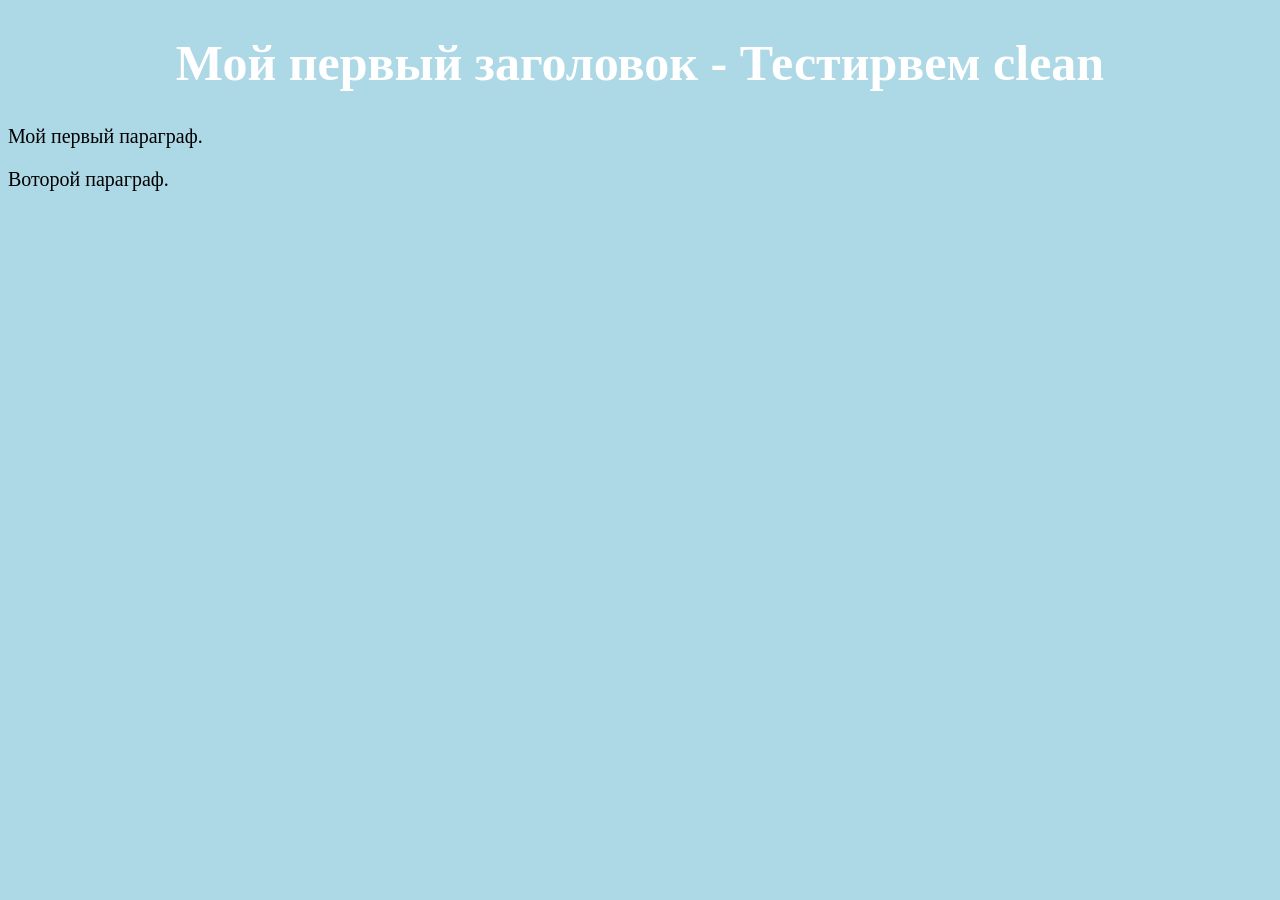
<file: index.html>
<!DOCTYPE html>
<html>
<head>
	<title>Страница 1 (Индексы)</title>
	<link rel="stylesheet" href="styles.css">
</head>
<body>
	<h1>Мой первый заголовок - Тестирвем clean</h1>
	<p>Мой первый параграф.</p>
	<p>Воторой параграф.</p>
</body>
</html>
</file>
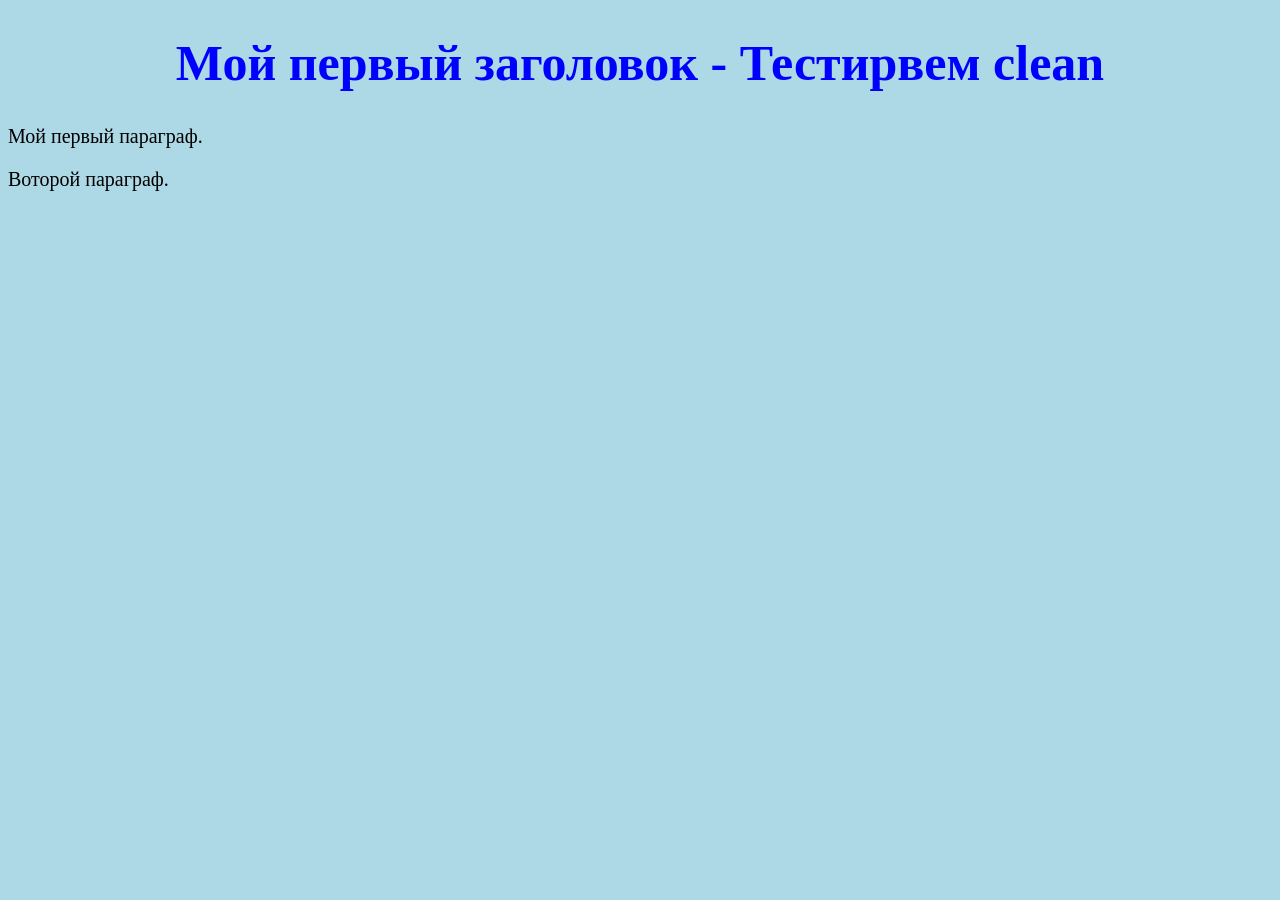
<file: web_page/index.html>
<!DOCTYPE html>
<html>
<head>
	<title>Страница 1 (Индексы)</title>
	<link rel="stylesheet" href="../css/styles.css">
</head>
<body>
	<h1>Мой первый заголовок - Тестирвем clean</h1>
	<p>Мой первый параграф.</p>
	<p>Воторой параграф.</p>
</body>
</html>
</file>
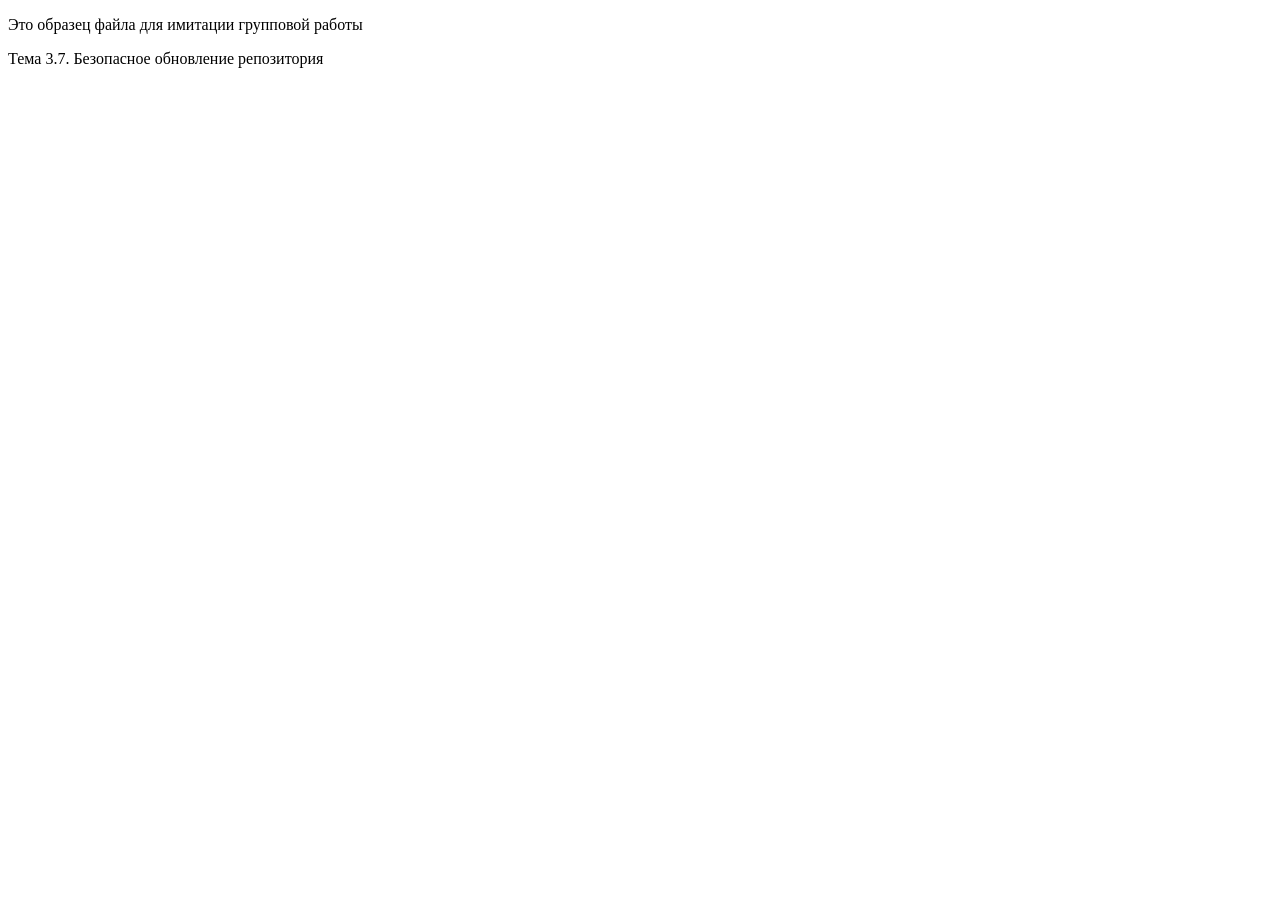
<file: about.html>
<!DOCTYPE html>
<html>
<head>
	<meta charset="utf-8">
	<meta name="viewport" content="width=device-width, initial-scale=1">
	<title></title>
</head>
<body>
      <p>Это образец файла для имитации групповой работы</p>
      <p>Тема 3.7. Безопасное обновление репозитория</p>
</body>
</html>
</file>
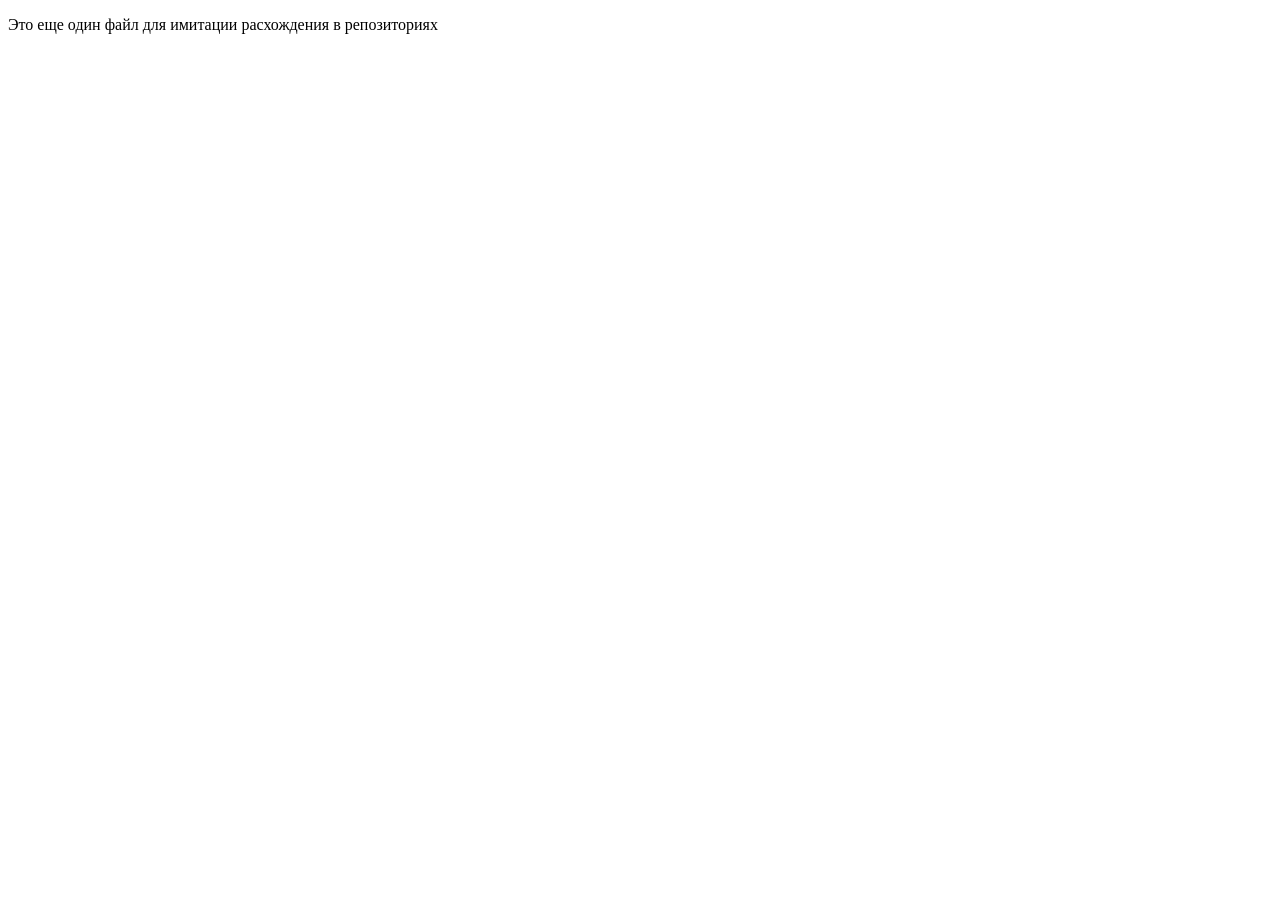
<file: catalog.html>
<!DOCTYPE html>
<html>
<head>
	<meta charset="utf-8">
	<meta name="viewport" content="width=device-width, initial-scale=1">
	<title></title>
</head>
<body>
  <p>Это еще один файл для имитации расхождения в репозиториях</p>

</body>
</html>
</file>
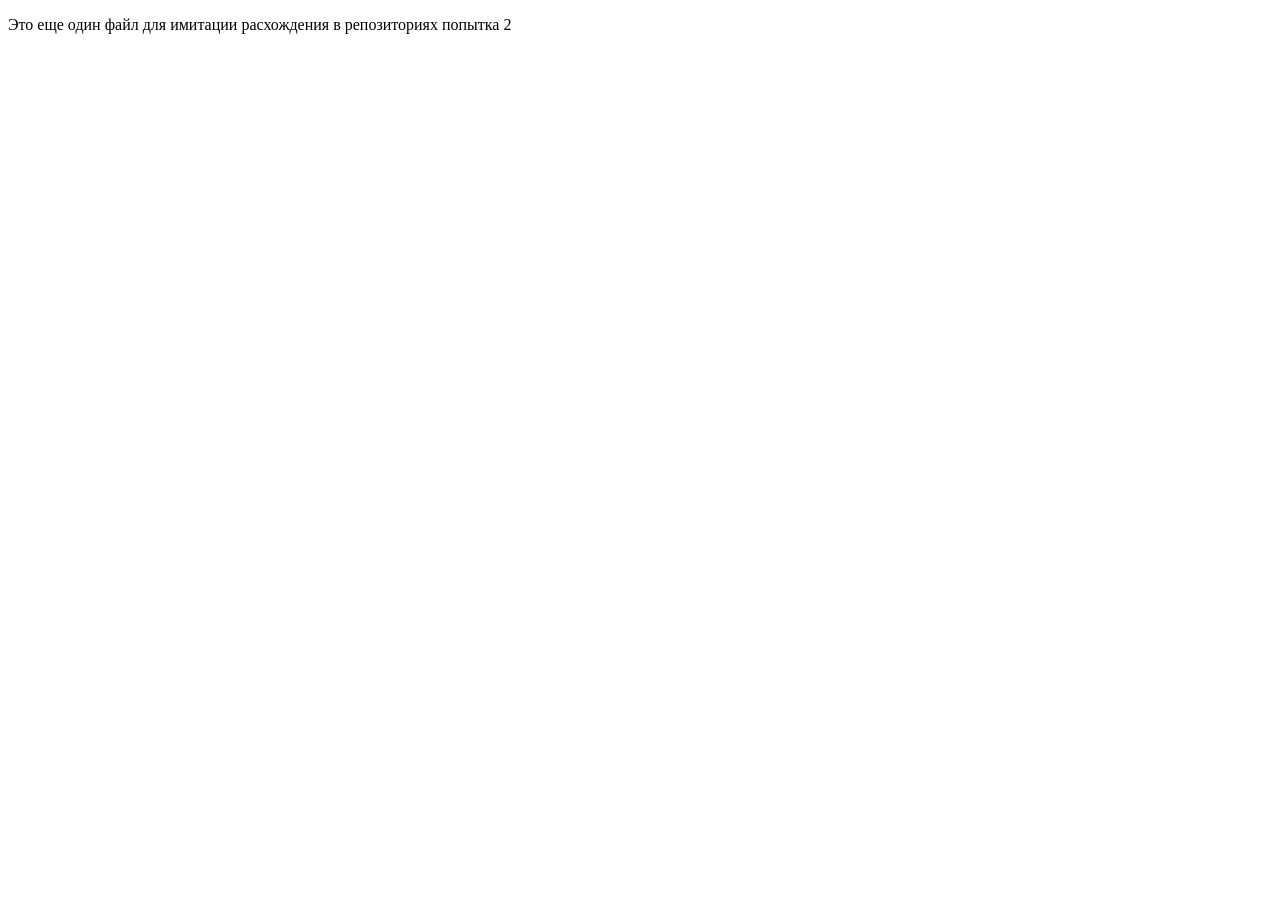
<file: catalog2.html>
<!DOCTYPE html>
<html>
<head>
	<meta charset="utf-8">
	<meta name="viewport" content="width=device-width, initial-scale=1">
	<title></title>
</head>
<body>
  <p>Это еще один файл для имитации расхождения в репозиториях попытка 2</p>

</body>
</html>
</file>
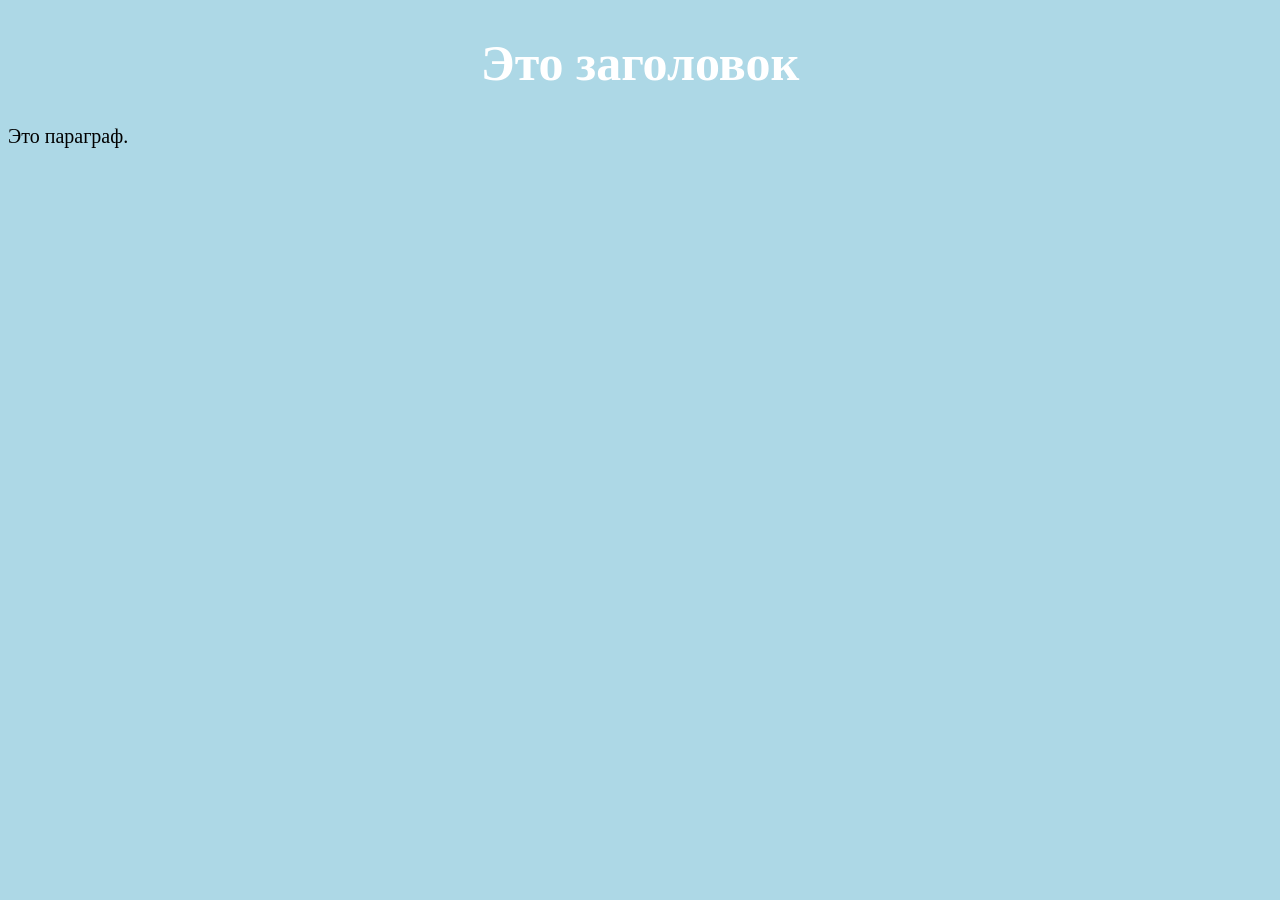
<file: page2.html>
<!DOCTYPE html>
<html>
<head>
	<meta charset="utf-8">
	<meta name="viewport" content="width=device-width, initial-scale=1">
	<link rel="stylesheet" href="styles.css">
	<title>Страница 2</title>
</head>
<body>
	<h1>Это заголовок</h1>
	<p>Это параграф.</p>
</body>
</html>
</file>
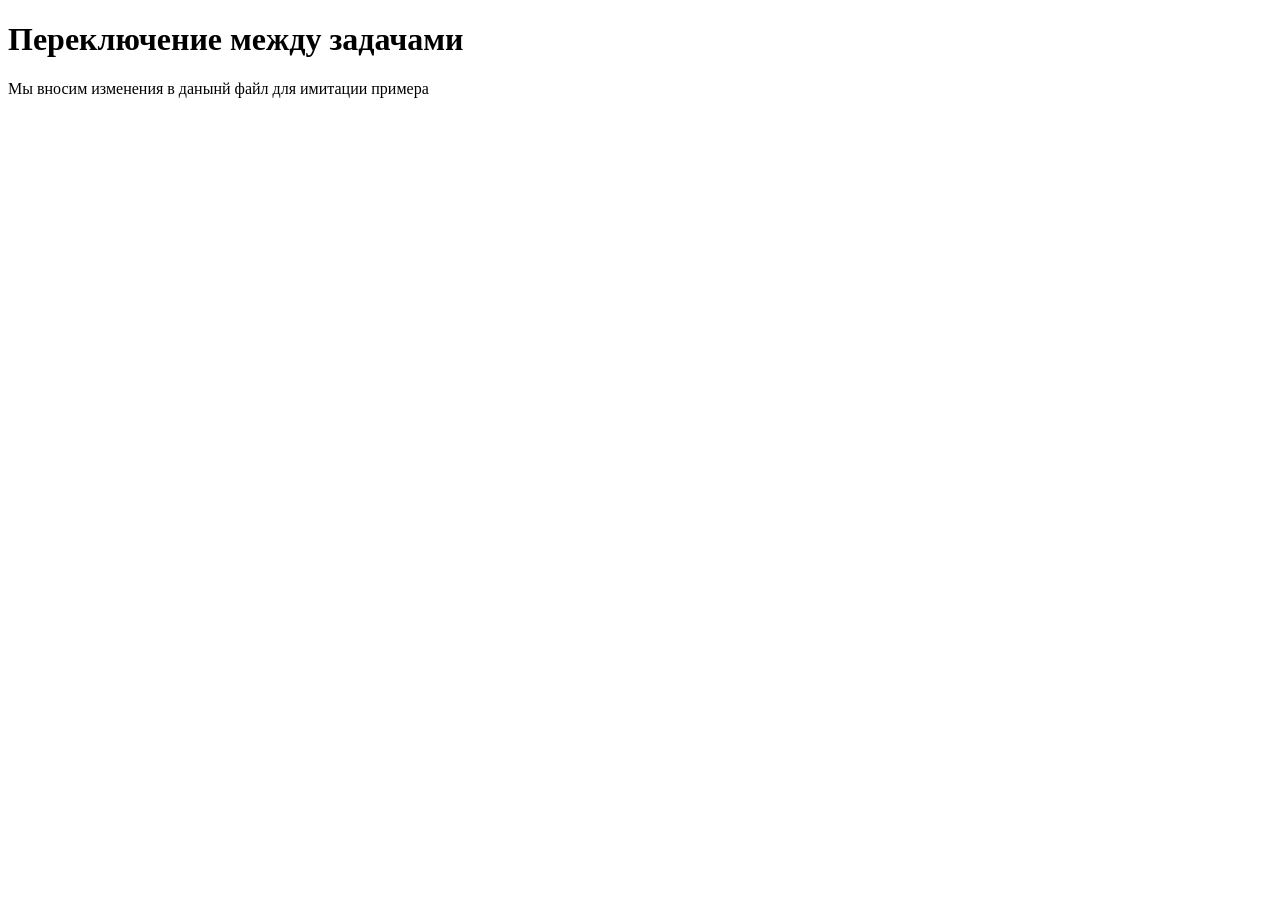
<file: web_page/cart.html>
<!DOCTYPE html>
<html>
<head>
        <meta charset="utf-8">
        <meta name="viewport" content="width=device-width, initial-scale=1">
        <title></title>
</head>
<body>
        <h1>Переключение между задачами</h1>

        <p>Мы вносим изменения в данынй файл для имитации примера</p>

</body>
</html>
</file>
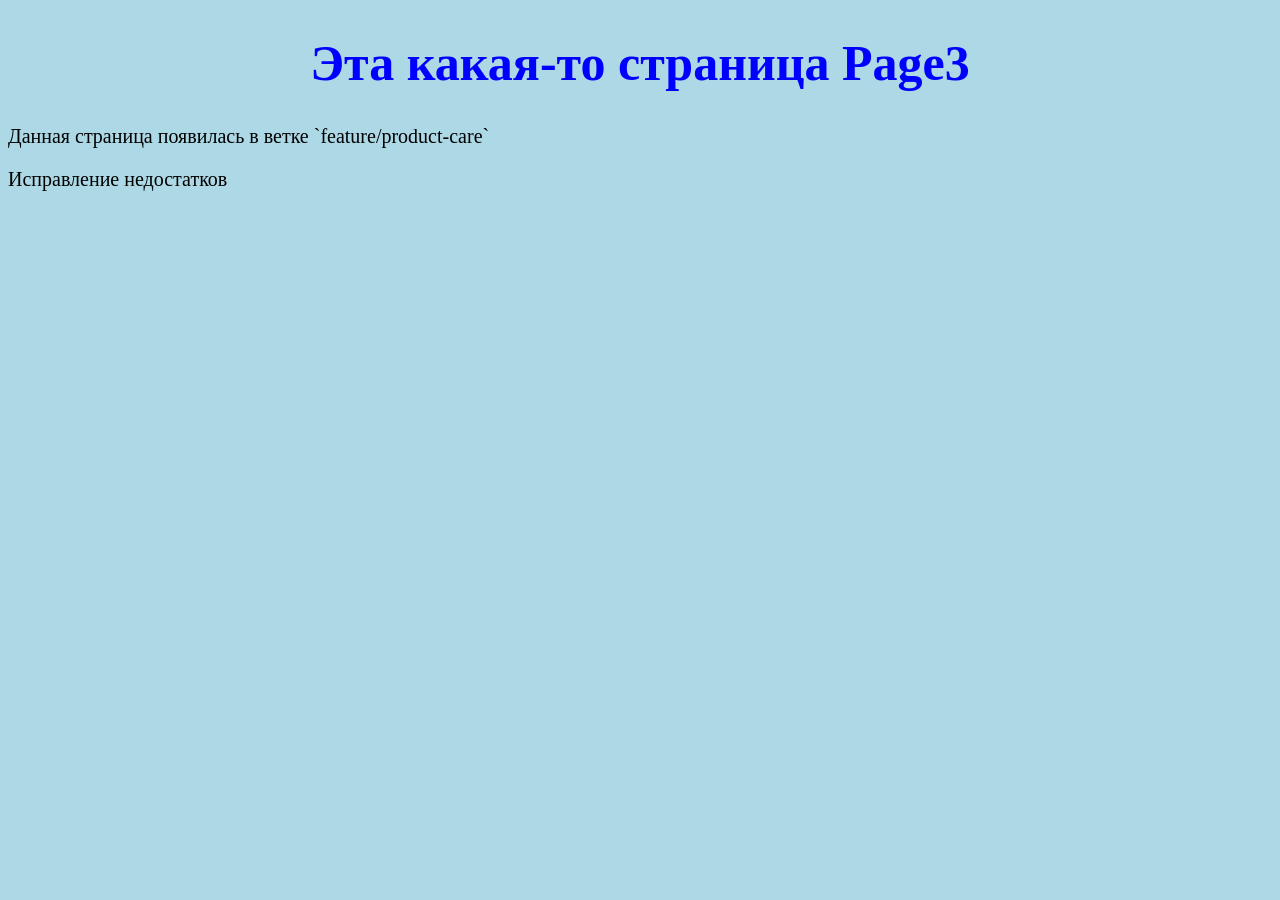
<file: web_page/page3.html>
<!DOCTYPE html>
<html>
<head>
	<meta charset="utf-8">
	<meta name="viewport" content="width=device-width, initial-scale=1">
	<title>Page 3</title>
	<link rel="stylesheet" href="/css/styles.css">
</head>
<body>
	<h1>Эта какая-то страница Page3</h1>
	<p>Данная страница появилась в ветке `feature/product-care`</p>
	<p>Исправление недостатков</p>
</body>
</html>
</file>
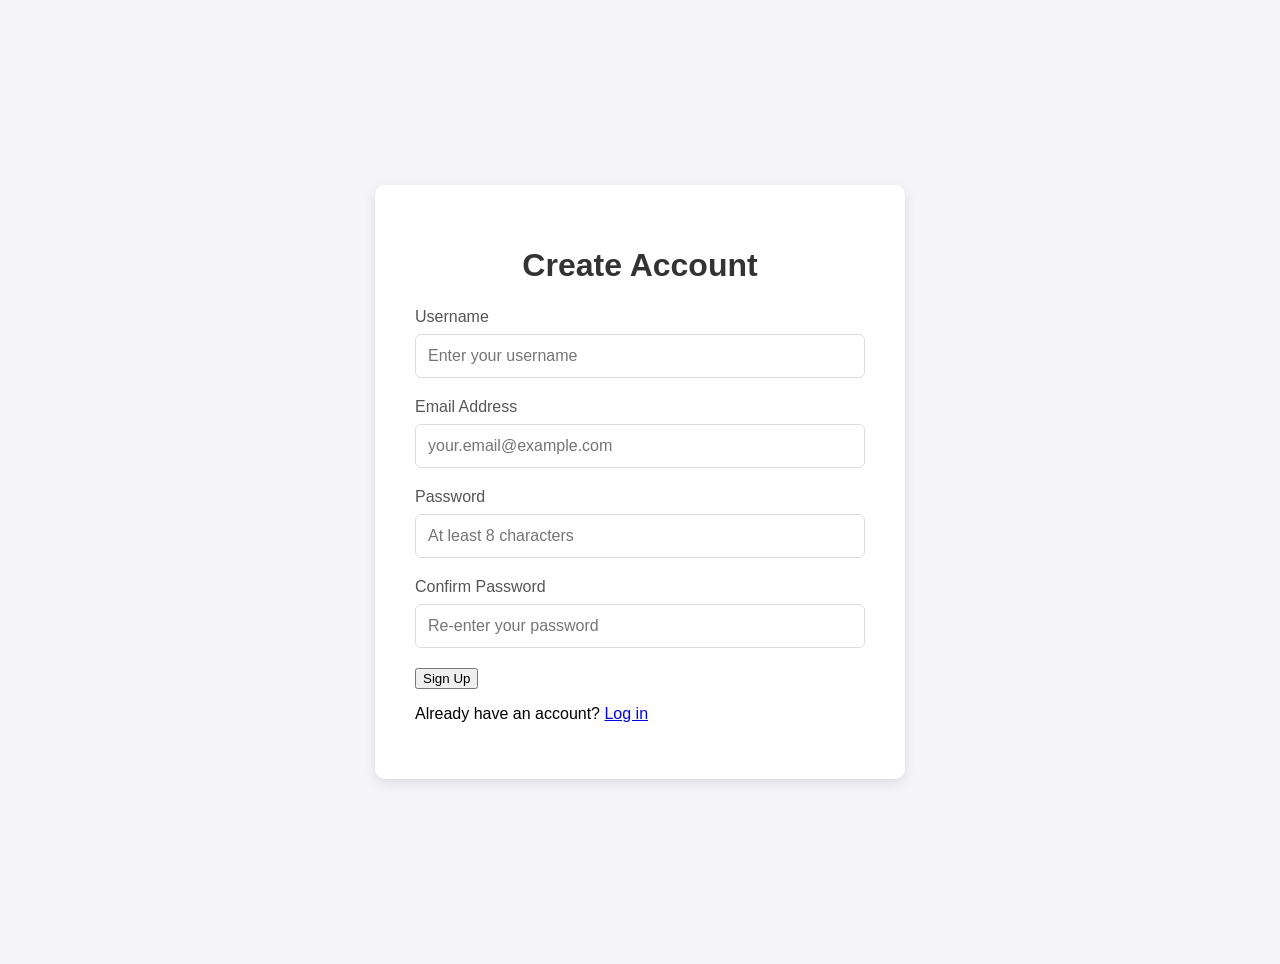
<file: web_page/register.html>
<!DOCTYPE html>
<html lang="en">
<head>
    <meta charset="UTF-8">
    <meta name="viewport" content="width=device-width, initial-scale=1.0">
    <title>User Registration</title>
    <style>
        :root {
            --primary-color: #4CAF50;
            --primary-hover: #45a049;
            --text-color: #333;
            --light-text: #555;
            --border-color: #ddd;
            --bg-color: #f4f4f9;
        }

        body {
            font-family: 'Segoe UI', Tahoma, Geneva, Verdana, sans-serif;
            background-color: var(--bg-color);
            margin: 0;
            padding: 2rem;
            display: flex;
            justify-content: center;
            align-items: center;
            min-height: 100vh;
        }

        .registration-container {
            background: white;
            padding: 2.5rem;
            border-radius: 10px;
            box-shadow: 0 4px 12px rgba(0, 0, 0, 0.1);
            width: 100%;
            max-width: 450px;
        }

        h1 {
            text-align: center;
            color: var(--text-color);
            margin-bottom: 1.5rem;
            font-weight: 600;
        }

        .form-group {
            margin-bottom: 1.25rem;
        }

        label {
            display: block;
            margin-bottom: 0.5rem;
            color: var(--light-text);
            font-weight: 500;
        }

        input[type="text"],
        input[type="email"],
        input[type="password"] {
            width: 100%;
            padding: 0.75rem;
            border: 1px solid var(--border-color);
            border-radius: 6px;
            box-sizing: border-box;
            font-size: 1rem;
            transition: border-color 0.3s;
        }

        input:focus {
            outline: none;
        }
    </style>
</head>
<body>
    <main class="registration-container">
        <h1>Create Account</h1>
        <form action="/register" method="POST" novalidate>
            <div class="form-group">
                <label for="username">Username</label>
                <input type="text" id="username" name="username" required
                       placeholder="Enter your username">
            </div>

            <div class="form-group">
                <label for="email">Email Address</label>
                <input type="email" id="email" name="email" required
                       placeholder="your.email@example.com">
            </div>

            <div class="form-group">
                <label for="password">Password</label>
                <input type="password" id="password" name="password" required
                       placeholder="At least 8 characters" minlength="8">
            </div>

            <div class="form-group">
                <label for="confirm-password">Confirm Password</label>
                <input type="password" id="confirm-password" name="confirm-password"
                       placeholder="Re-enter your password">
            </div>

            <button type="submit">Sign Up</button>
        </form>

        <p class="login-link">
            Already have an account? <a href="/login">Log in</a>
        </p>
    </main>
</body>
</html>
</file>
<file: styles.css>
body {
	background-color: lightblue;
}
h1 {
	color: white;
	text-align: center;
}
p {
	font-family: verdana;
	font-size: 20px;
}
h1 {
	font-size: 50px;
}
h3 {
	font-size: 22px;
}
</file>
<file: css/styles.css>
body {
	background-color: lightblue;
}
h1,  h2 {
	color: blue;
	text-align: center;
}
p {
	font-family: verdana;
	font-size: 20px;
}
h1 {
	font-size: 50px;
}
h3 {
	font-size: 50px;
}
</file>
